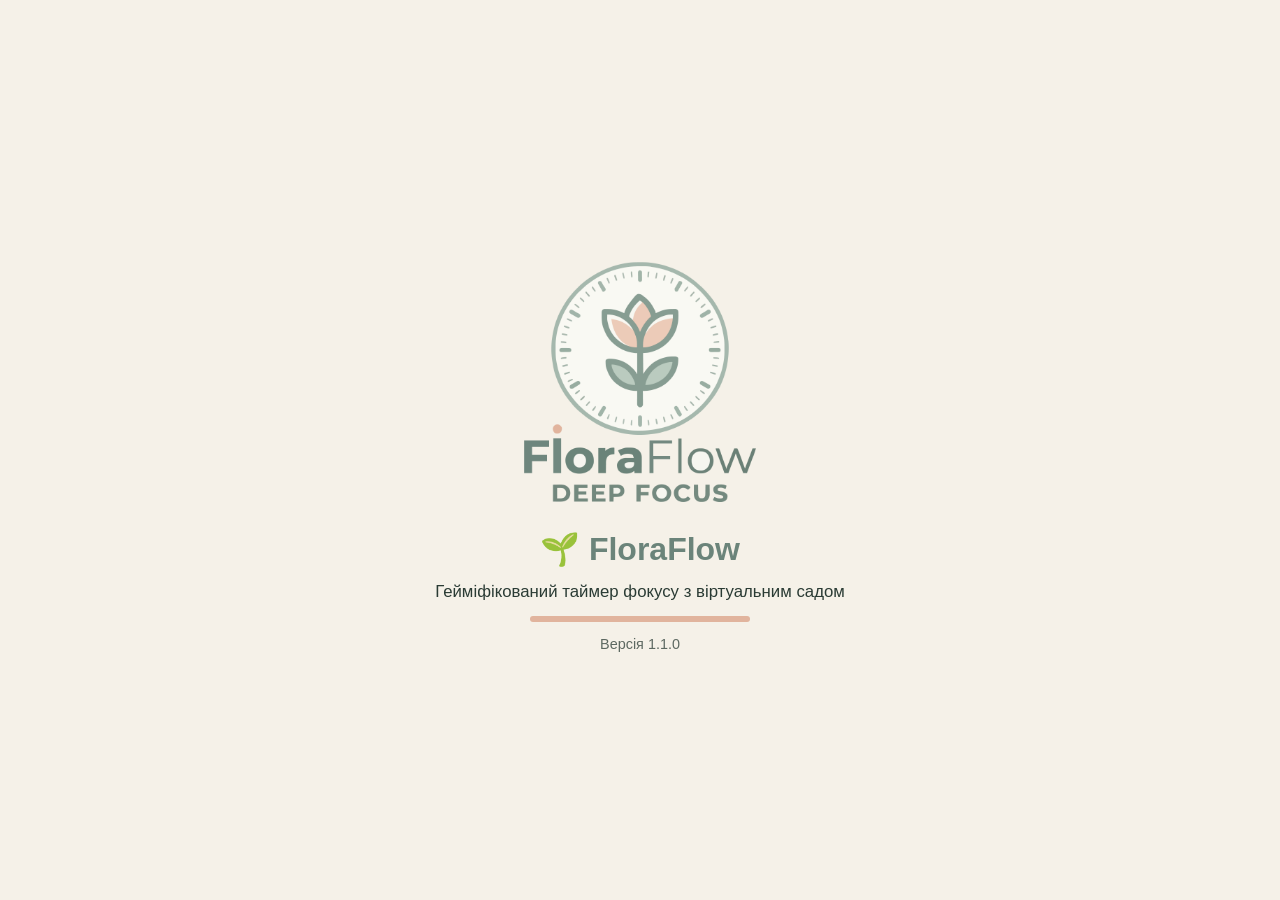
<file: index.html>
<!DOCTYPE html>
<html lang="uk">
<head>
    <meta charset="UTF-8">
    <meta name="viewport" content="width=device-width, initial-scale=1">
    <title>FloraFlow – Deep Focus</title>
    <link rel="icon" type="image/png" href="icon.png">
    <link rel="stylesheet" href="style.css">
</head>
<body>
    <!-- Заставка (/splash) -->
    <section id="splash" class="splash" aria-live="polite">
        <img src="logo.png" alt="FloraFlow Deep Focus" class="splash-logo">
        <div class="splash-fallback">🌱 FloraFlow</div>
        <p class="splash-sub">Гейміфікований таймер фокусу з віртуальним садом</p>
        <div class="progress" aria-hidden="true"><span></span></div>
        <p class="splash-ver">Версія 1.1.0</p>
    </section>

    <!-- Основний застосунок -->
    <div id="app" class="app hidden">
        <header class="bar">
            <div class="bar-left">
                <img src="icon.png" alt="" class="bar-icon">
                <span class="bar-title">FloraFlow</span>
            </div>
            <div class="bar-actions">
                <button id="theme-toggle" class="icon-btn" aria-label="Змінити тему" title="Змінити тему">🌙</button>
                <button id="nav-settings" class="icon-btn" aria-label="Налаштування" title="Налаштування">⚙️</button>
            </div>
        </header>

        <main class="content">
            <!-- 1. РОЗДІЛ «ФОКУС» (/home) -->
            <section id="view-home" class="view">
                <!-- Error State: Перервана сесія (REQ-UX-06/07) -->
                <div id="interrupted-state" class="card state-card error-box hidden">
                    <h3>Сесію було перервано</h3>
                    <p id="interrupted-text">Вкладку закрили, але прогрес збережено: лишилось 12:40</p>
                    <div class="state-actions">
                        <button id="btn-resume-interrupted" class="btn primary">Продовжити сесію</button>
                        <button id="btn-discard-interrupted" class="btn">Почати заново</button>
                    </div>
                    <p class="no-penalty">Рослина не втрачається і штрафу немає</p>
                </div>

                <!-- Основний хаб таймера -->
                <div id="focus-hub" class="card">
                    <div class="card-header">
                        <h2>Сесія фокусу</h2>
                        <div class="duration-pills" role="group" aria-label="Вибір тривалості сесії">
                            <button class="pill" data-min="15">15 хв</button>
                            <button class="pill active" data-min="25">25 хв</button>
                            <button class="pill" data-min="50">50 хв</button>
                        </div>
                    </div>
                    <p class="hint">Кожна завершена сесія поливає поточну рослину (4 етапи до квітки).</p>

                    <div class="focus">
                        <div class="plant" id="plant" aria-live="polite"></div>
                        <div class="timer-box">
                            <div id="time" class="time" role="timer">25:00</div>
                            <div class="btns">
                                <button id="start" class="btn primary">Почати</button>
                                <button id="reset" class="btn">Скинути</button>
                                <button id="demo" class="btn subtle" title="Завершити сесію одразу (для демонстрації)">+1 етап (демо)</button>
                            </div>
                        </div>
                    </div>
                    <p id="status" class="status">Етап росту: 0 / 4 · Стадія: насіння</p>
                </div>

                <!-- Екран завершення та росту рослини -->
                <div id="completion-card" class="card completion-card hidden">
                    <div id="completion-plant" class="plant-celebrate"></div>
                    <h3 id="completion-title">Сесію завершено!</h3>
                    <p id="completion-desc">Рослина отримала воду та підросла.</p>
                    <div class="state-actions">
                        <button id="btn-next-session" class="btn primary">Ще сесію</button>
                        <button id="btn-go-garden" class="btn">Переглянути сад</button>
                    </div>
                </div>
            </section>

            <!-- 2. РОЗДІЛ «САД» (/garden) -->
            <section id="view-garden" class="view hidden">
                <div class="card">
                    <div class="card-header">
                        <h2>Мій сад</h2>
                        <span id="garden-count" class="badge">0 рослин</span>
                    </div>

                    <!-- Empty State: Порожній сад -->
                    <div id="garden-empty" class="empty-state">
                        <div class="empty-sprout">🌱</div>
                        <h3>Тут ще порожньо</h3>
                        <p>Заверши першу сесію фокусу — і в саду почне рости твоя перша рослина.</p>
                        <button class="btn primary go-focus-btn">Почати сесію</button>
                    </div>

                    <!-- Сітка вирощених та активної рослин -->
                    <div id="garden-grid" class="garden-grid hidden"></div>
                </div>
            </section>

            <!-- 3. РОЗДІЛ «СТАТИСТИКА» (/stats) -->
            <section id="view-stats" class="view hidden">
                <div class="card">
                    <div class="card-header">
                        <h2>Тижнева статистика</h2>
                        <span id="stats-total" class="badge">0 хв за тиждень</span>
                    </div>
                    <p class="hint">Приватна статистика прогресу. Дані зберігаються лише на вашому пристрої.</p>

                    <!-- Empty State: Порожня статистика -->
                    <div id="stats-empty" class="empty-state">
                        <div class="empty-sprout">📊</div>
                        <h3>Даних ще немає</h3>
                        <p>Почни першу сесію, щоб побачити свій ритм фокусу протягом тижня.</p>
                        <button class="btn primary go-focus-btn">Почни першу сесію</button>
                    </div>

                    <!-- Графік хвилин фокусу по днях -->
                    <div id="stats-chart-wrap" class="chart-wrap hidden">
                        <div id="stats-bars" class="bars" aria-label="Графік хвилин фокусу за 7 днів"></div>
                    </div>
                </div>
            </section>

            <!-- 4. РОЗДІЛ «НАЛАШТУВАННЯ» (/settings) -->
            <section id="view-settings" class="view hidden">
                <div class="card">
                    <div class="card-header">
                        <h2>Налаштування</h2>
                        <button id="btn-close-settings" class="btn subtle">← Назад</button>
                    </div>

                    <div class="settings-list">
                        <div class="setting-item">
                            <div>
                                <strong>Тривалість за замовчуванням</strong>
                                <p class="setting-desc">Застосовується до кожної нової сесії</p>
                            </div>
                            <div class="duration-pills" id="settings-duration">
                                <button class="pill" data-min="15">15 хв</button>
                                <button class="pill active" data-min="25">25 хв</button>
                                <button class="pill" data-min="50">50 хв</button>
                            </div>
                        </div>

                        <div class="setting-item">
                            <div>
                                <strong>Звук сповіщень</strong>
                                <p class="setting-desc">М'який звуковий сигнал після завершення таймера</p>
                            </div>
                            <label class="switch">
                                <input type="checkbox" id="toggle-sound" checked>
                                <span class="slider"></span>
                            </label>
                        </div>

                        <div class="setting-item">
                            <div>
                                <strong>Системні сповіщення</strong>
                                <p class="setting-desc">Нагадування браузера про завершення сесії</p>
                            </div>
                            <label class="switch">
                                <input type="checkbox" id="toggle-notif">
                                <span class="slider"></span>
                            </label>
                        </div>

                        <!-- Error State: Сповіщення заблоковано -->
                        <div id="notif-error" class="error-box hidden">
                            <strong>Сповіщення заблоковано</strong>
                            <p>Браузер не дозволяє показувати сповіщення. Таймер працюватиме, але про кінець сесії не нагадає.</p>
                            <button id="btn-notif-help" class="btn">Як увімкнути</button>
                            <p id="notif-help-text" class="help-text hidden">
                                Натисніть на іконку замка 🔒 або налаштувань зліва від адреси сайту в браузері → знайдіть пункт «Сповіщення» → оберіть «Дозволити» та оновіть сторінку.
                            </p>
                        </div>
                    </div>
                </div>

                <!-- Підекрани 2 рівня: Про застосунок -->
                <div class="card about" id="about">
                    <h2>Про застосунок</h2>
                    <div class="about-row">
                        <img src="icon.png" alt="" class="about-icon">
                        <dl>
                            <dt>Назва</dt>
                            <dd>FloraFlow – Deep Focus</dd>
                            <dt>Версія</dt>
                            <dd>1.1.0 (Lab 3 IA & Flows)</dd>
                            <dt>Автор</dt>
                            <dd>Циганкова П. Д., гр. 621п</dd>
                            <dt>Рік</dt>
                            <dd>2026</dd>
                            <dt>Технології</dt>
                            <dd>HTML5, CSS3, JavaScript, SVG, LocalStorage</dd>
                        </dl>
                    </div>
                </div>
            </section>
        </main>

        <!-- Нижня панель вкладок (Tab Bar) -->
        <nav class="tab-bar" aria-label="Основна навігація">
            <button class="tab-btn active" data-tab="home">
                <span class="tab-icon">⏱️</span>
                <span>Фокус</span>
            </button>
            <button class="tab-btn" data-tab="garden">
                <span class="tab-icon">🌿</span>
                <span>Сад</span>
            </button>
            <button class="tab-btn" data-tab="stats">
                <span class="tab-icon">📈</span>
                <span>Статистика</span>
            </button>
        </nav>
    </div>

    <!-- Тост-підтвердження автозбереження -->
    <div id="toast" class="toast" role="status" aria-live="polite">Зміни збережено</div>

    <script src="app.js"></script>
</body>
</html>
</file>
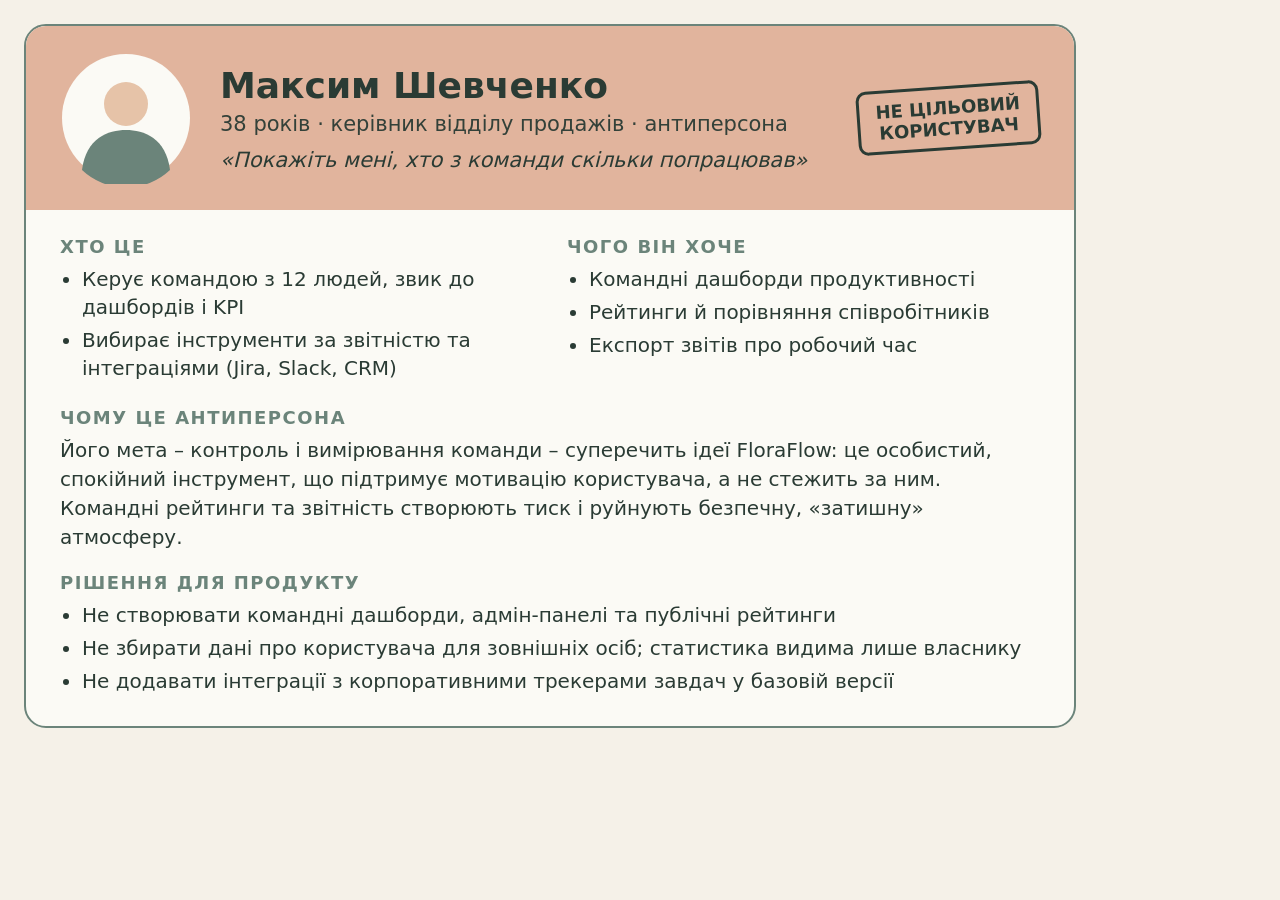
<file: src/anti.html>
<html><head><meta charset=utf-8><style>
*{box-sizing:border-box} body{margin:0;background:#F5F1E8;font-family:'DejaVu Sans',sans-serif;color:#2A3B34;width:1100px;padding:24px}
.card{background:#FBFAF5;border:2px solid #6B847A;border-radius:22px;overflow:hidden}
.top{display:flex;gap:28px;align-items:center;background:#2A3B34;color:#F5F1E8;padding:26px 34px}
.top h1{margin:0;font-size:36px} .top .role{font-size:21px;margin-top:6px;opacity:.95}
.quote{margin-top:12px;font-size:21px;font-style:italic;color:#E1B49D}
.body{display:grid;grid-template-columns:1fr 1fr;gap:20px 34px;padding:26px 34px}
h3{margin:0 0 8px;font-size:18px;letter-spacing:1.5px;text-transform:uppercase;color:#6B847A}
ul{margin:0;padding-left:22px;font-size:20px;line-height:1.4} li{margin-bottom:5px}
p{margin:0;font-size:20px;line-height:1.45}
.tags{grid-column:1/3;display:flex;gap:10px;flex-wrap:wrap} .tag{background:#BACBBF;border-radius:999px;padding:6px 16px;font-size:18px}
.wide{grid-column:1/3}

.top{background:#E1B49D;color:#2A3B34} .top .quote{color:#2A3B34} .stamp{margin-left:auto;border:3px solid #2A3B34;border-radius:10px;padding:8px 16px;font-weight:bold;font-size:18px;transform:rotate(-4deg);text-align:center}
</style></head><body><div class=card><div class=top><svg width="132" height="132" viewBox="0 0 132 132"><circle cx="66" cy="66" r="64" fill="#FBFAF5"/><circle cx="66" cy="52" r="22" fill="#E6C3A8"/><path d="M22 118 C26 86 48 78 66 78 C84 78 106 86 110 118 A64 64 0 0 1 22 118 Z" fill="#6B847A"/></svg><div><h1>Максим Шевченко</h1><div class=role>38 років · керівник відділу продажів · антиперсона</div><div class=quote>«Покажіть мені, хто з команди скільки попрацював»</div></div><div class=stamp>НЕ ЦІЛЬОВИЙ<br>КОРИСТУВАЧ</div></div>
<div class=body><div><h3>Хто це</h3><ul><li>Керує командою з 12 людей, звик до дашбордів і KPI</li><li>Вибирає інструменти за звітністю та інтеграціями (Jira, Slack, CRM)</li></ul></div>
<div><h3>Чого він хоче</h3><ul><li>Командні дашборди продуктивності</li><li>Рейтинги й порівняння співробітників</li><li>Експорт звітів про робочий час</li></ul></div>
<div class=wide><h3>Чому це антиперсона</h3><p>Його мета – контроль і вимірювання команди – суперечить ідеї FloraFlow: це особистий, спокійний інструмент, що підтримує мотивацію користувача, а не стежить за ним. Командні рейтинги та звітність створюють тиск і руйнують безпечну, «затишну» атмосферу.</p></div>
<div class=wide><h3>Рішення для продукту</h3><ul><li>Не створювати командні дашборди, адмін-панелі та публічні рейтинги</li><li>Не збирати дані про користувача для зовнішніх осіб; статистика видима лише власнику</li><li>Не додавати інтеграції з корпоративними трекерами завдач у базовій версії</li></ul></div></div></div></body></html>
</file>
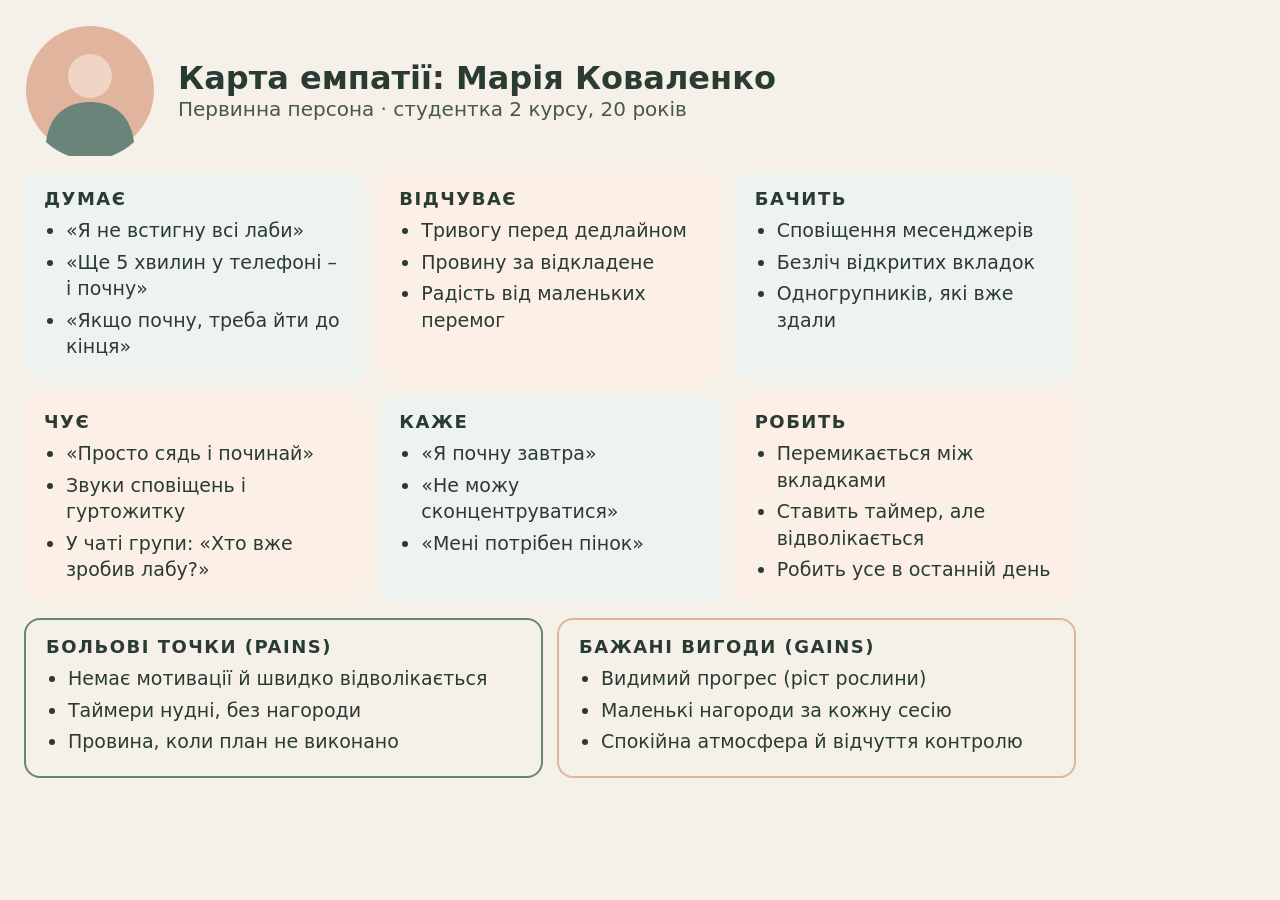
<file: src/empathy.html>
<html><head><meta charset=utf-8><style>
*{box-sizing:border-box} body{margin:0;background:#F5F1E8;font-family:'DejaVu Sans',sans-serif;color:#2A3B34;width:1100px;padding:24px}
.card{background:#FBFAF5;border:2px solid #6B847A;border-radius:22px;overflow:hidden}
.top{display:flex;gap:28px;align-items:center;background:#2A3B34;color:#F5F1E8;padding:26px 34px}
.top h1{margin:0;font-size:36px} .top .role{font-size:21px;margin-top:6px;opacity:.95}
.quote{margin-top:12px;font-size:21px;font-style:italic;color:#E1B49D}
.body{display:grid;grid-template-columns:1fr 1fr;gap:20px 34px;padding:26px 34px}
h3{margin:0 0 8px;font-size:18px;letter-spacing:1.5px;text-transform:uppercase;color:#6B847A}
ul{margin:0;padding-left:22px;font-size:20px;line-height:1.4} li{margin-bottom:5px}
p{margin:0;font-size:20px;line-height:1.45}
.tags{grid-column:1/3;display:flex;gap:10px;flex-wrap:wrap} .tag{background:#BACBBF;border-radius:999px;padding:6px 16px;font-size:18px}
.wide{grid-column:1/3}
 ul{font-size:19px}</style></head><body>
<div style="display:flex;align-items:center;gap:22px;margin-bottom:16px"><svg width="132" height="132" viewBox="0 0 132 132"><circle cx="66" cy="66" r="64" fill="#E1B49D"/><circle cx="66" cy="52" r="22" fill="#F0D5C4"/><path d="M22 118 C26 86 48 78 66 78 C84 78 106 86 110 118 A64 64 0 0 1 22 118 Z" fill="#6B847A"/></svg><div><div style="font-size:32px;font-weight:bold">Карта емпатії: Марія Коваленко</div><div style="font-size:20px;opacity:.85">Первинна персона · студентка 2 курсу, 20 років</div></div></div>
<div style="display:grid;grid-template-columns:1fr 1fr 1fr;gap:14px">
<div style="background:#EEF3F0;border-radius:16px;padding:16px 20px"><h3 style="color:#2A3B34">Думає</h3><ul><li>«Я не встигну всі лаби»</li><li>«Ще 5 хвилин у телефоні – і почну»</li><li>«Якщо почну, треба йти до кінця»</li></ul></div>
<div style="background:#FBEFE6;border-radius:16px;padding:16px 20px"><h3 style="color:#2A3B34">Відчуває</h3><ul><li>Тривогу перед дедлайном</li><li>Провину за відкладене</li><li>Радість від маленьких перемог</li></ul></div>
<div style="background:#EEF3F0;border-radius:16px;padding:16px 20px"><h3 style="color:#2A3B34">Бачить</h3><ul><li>Сповіщення месенджерів</li><li>Безліч відкритих вкладок</li><li>Одногрупників, які вже здали</li></ul></div>
<div style="background:#FBEFE6;border-radius:16px;padding:16px 20px"><h3 style="color:#2A3B34">Чує</h3><ul><li>«Просто сядь і починай»</li><li>Звуки сповіщень і гуртожитку</li><li>У чаті групи: «Хто вже зробив лабу?»</li></ul></div>
<div style="background:#EEF3F0;border-radius:16px;padding:16px 20px"><h3 style="color:#2A3B34">Каже</h3><ul><li>«Я почну завтра»</li><li>«Не можу сконцентруватися»</li><li>«Мені потрібен пінок»</li></ul></div>
<div style="background:#FBEFE6;border-radius:16px;padding:16px 20px"><h3 style="color:#2A3B34">Робить</h3><ul><li>Перемикається між вкладками</li><li>Ставить таймер, але відволікається</li><li>Робить усе в останній день</li></ul></div>
</div>
<div style="display:grid;grid-template-columns:1fr 1fr;gap:14px;margin-top:14px">
<div style="border:2px solid #6B847A;border-radius:16px;padding:16px 20px"><h3 style="color:#2A3B34">Больові точки (Pains)</h3><ul><li>Немає мотивації й швидко відволікається</li><li>Таймери нудні, без нагороди</li><li>Провина, коли план не виконано</li></ul></div>
<div style="border:2px solid #E1B49D;border-radius:16px;padding:16px 20px"><h3 style="color:#2A3B34">Бажані вигоди (Gains)</h3><ul><li>Видимий прогрес (ріст рослини)</li><li>Маленькі нагороди за кожну сесію</li><li>Спокійна атмосфера й відчуття контролю</li></ul></div>
</div></body></html>
</file>
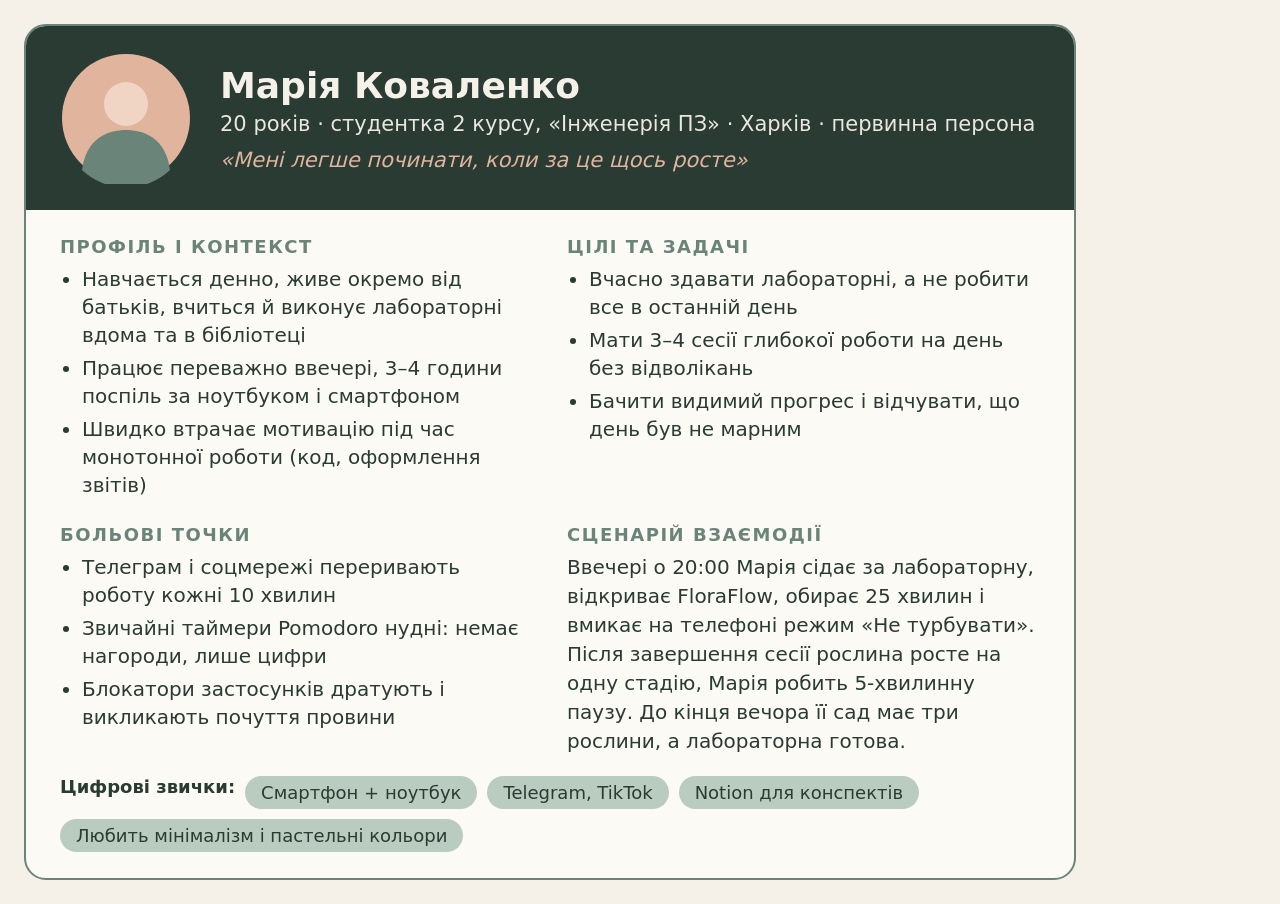
<file: src/persona1.html>
<html><head><meta charset=utf-8><style>
*{box-sizing:border-box} body{margin:0;background:#F5F1E8;font-family:'DejaVu Sans',sans-serif;color:#2A3B34;width:1100px;padding:24px}
.card{background:#FBFAF5;border:2px solid #6B847A;border-radius:22px;overflow:hidden}
.top{display:flex;gap:28px;align-items:center;background:#2A3B34;color:#F5F1E8;padding:26px 34px}
.top h1{margin:0;font-size:36px} .top .role{font-size:21px;margin-top:6px;opacity:.95}
.quote{margin-top:12px;font-size:21px;font-style:italic;color:#E1B49D}
.body{display:grid;grid-template-columns:1fr 1fr;gap:20px 34px;padding:26px 34px}
h3{margin:0 0 8px;font-size:18px;letter-spacing:1.5px;text-transform:uppercase;color:#6B847A}
ul{margin:0;padding-left:22px;font-size:20px;line-height:1.4} li{margin-bottom:5px}
p{margin:0;font-size:20px;line-height:1.45}
.tags{grid-column:1/3;display:flex;gap:10px;flex-wrap:wrap} .tag{background:#BACBBF;border-radius:999px;padding:6px 16px;font-size:18px}
.wide{grid-column:1/3}
</style></head><body><div class=card><div class=top><svg width="132" height="132" viewBox="0 0 132 132"><circle cx="66" cy="66" r="64" fill="#E1B49D"/><circle cx="66" cy="52" r="22" fill="#F0D5C4"/><path d="M22 118 C26 86 48 78 66 78 C84 78 106 86 110 118 A64 64 0 0 1 22 118 Z" fill="#6B847A"/></svg><div><h1>Марія Коваленко</h1><div class=role>20 років · студентка 2 курсу, «Інженерія ПЗ» · Харків · первинна персона</div><div class=quote>«Мені легше починати, коли за це щось росте»</div></div></div>
    <div class=body><div><h3>Профіль і контекст</h3><ul><li>Навчається денно, живе окремо від батьків, вчиться й виконує лабораторні вдома та в бібліотеці</li><li>Працює переважно ввечері, 3–4 години поспіль за ноутбуком і смартфоном</li><li>Швидко втрачає мотивацію під час монотонної роботи (код, оформлення звітів)</li></ul></div><div><h3>Цілі та задачі</h3><ul><li>Вчасно здавати лабораторні, а не робити все в останній день</li><li>Мати 3–4 сесії глибокої роботи на день без відволікань</li><li>Бачити видимий прогрес і відчувати, що день був не марним</li></ul></div>
    <div><h3>Больові точки</h3><ul><li>Телеграм і соцмережі переривають роботу кожні 10 хвилин</li><li>Звичайні таймери Pomodoro нудні: немає нагороди, лише цифри</li><li>Блокатори застосунків дратують і викликають почуття провини</li></ul></div><div><h3>Сценарій взаємодії</h3><p>Ввечері о 20:00 Марія сідає за лабораторну, відкриває FloraFlow, обирає 25 хвилин і вмикає на телефоні режим «Не турбувати». Після завершення сесії рослина росте на одну стадію, Марія робить 5-хвилинну паузу. До кінця вечора її сад має три рослини, а лабораторна готова.</p></div>
    <div class=tags><b style="font-size:18px">Цифрові звички:</b><span class=tag>Смартфон + ноутбук</span><span class=tag>Telegram, TikTok</span><span class=tag>Notion для конспектів</span><span class=tag>Любить мінімалізм і пастельні кольори</span></div></div></div></body></html>
</file>
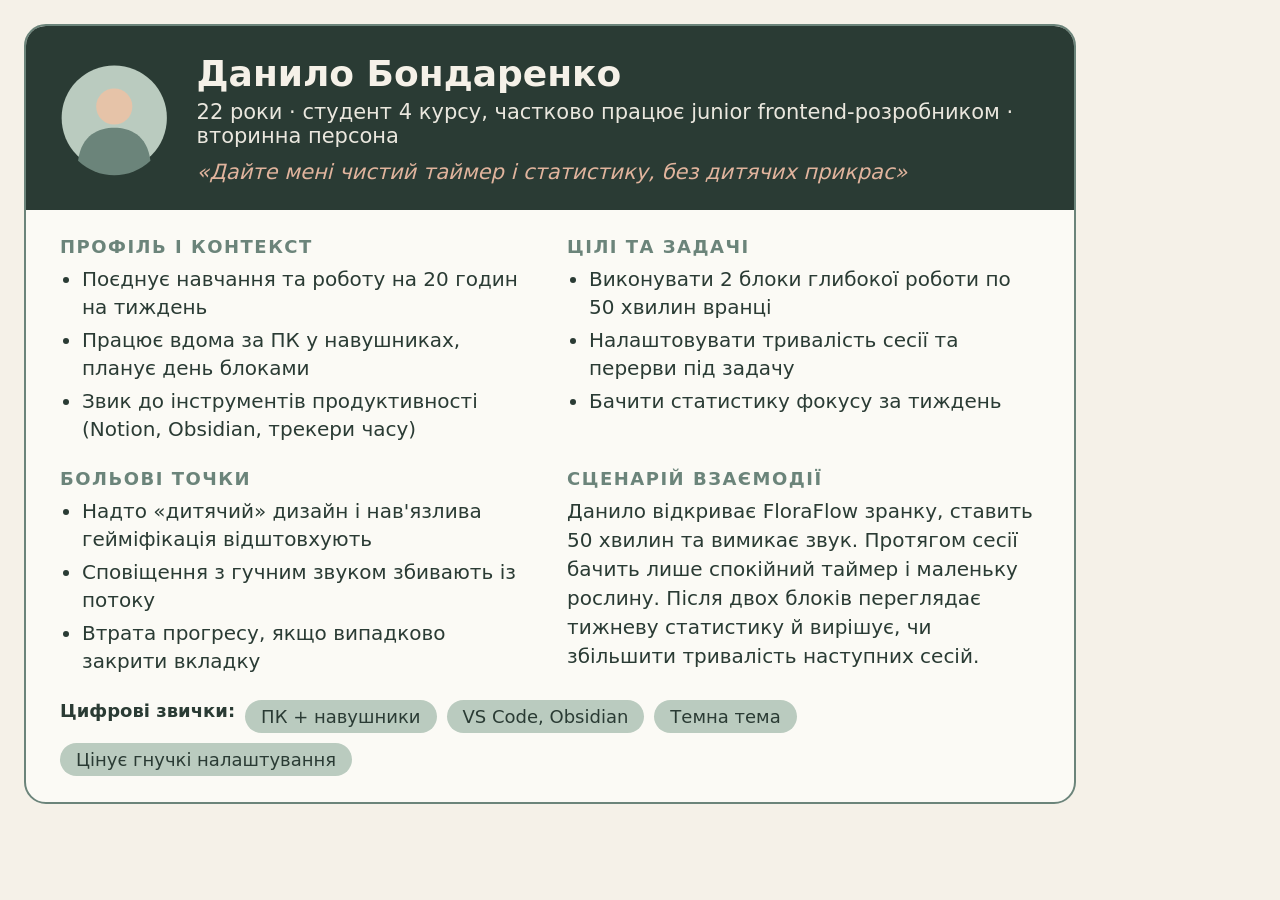
<file: src/persona2.html>
<html><head><meta charset=utf-8><style>
*{box-sizing:border-box} body{margin:0;background:#F5F1E8;font-family:'DejaVu Sans',sans-serif;color:#2A3B34;width:1100px;padding:24px}
.card{background:#FBFAF5;border:2px solid #6B847A;border-radius:22px;overflow:hidden}
.top{display:flex;gap:28px;align-items:center;background:#2A3B34;color:#F5F1E8;padding:26px 34px}
.top h1{margin:0;font-size:36px} .top .role{font-size:21px;margin-top:6px;opacity:.95}
.quote{margin-top:12px;font-size:21px;font-style:italic;color:#E1B49D}
.body{display:grid;grid-template-columns:1fr 1fr;gap:20px 34px;padding:26px 34px}
h3{margin:0 0 8px;font-size:18px;letter-spacing:1.5px;text-transform:uppercase;color:#6B847A}
ul{margin:0;padding-left:22px;font-size:20px;line-height:1.4} li{margin-bottom:5px}
p{margin:0;font-size:20px;line-height:1.45}
.tags{grid-column:1/3;display:flex;gap:10px;flex-wrap:wrap} .tag{background:#BACBBF;border-radius:999px;padding:6px 16px;font-size:18px}
.wide{grid-column:1/3}
</style></head><body><div class=card><div class=top><svg width="132" height="132" viewBox="0 0 132 132"><circle cx="66" cy="66" r="64" fill="#BACBBF"/><circle cx="66" cy="52" r="22" fill="#E6C3A8"/><path d="M22 118 C26 86 48 78 66 78 C84 78 106 86 110 118 A64 64 0 0 1 22 118 Z" fill="#6B847A"/></svg><div><h1>Данило Бондаренко</h1><div class=role>22 роки · студент 4 курсу, частково працює junior frontend-розробником · вторинна персона</div><div class=quote>«Дайте мені чистий таймер і статистику, без дитячих прикрас»</div></div></div>
    <div class=body><div><h3>Профіль і контекст</h3><ul><li>Поєднує навчання та роботу на 20 годин на тиждень</li><li>Працює вдома за ПК у навушниках, планує день блоками</li><li>Звик до інструментів продуктивності (Notion, Obsidian, трекери часу)</li></ul></div><div><h3>Цілі та задачі</h3><ul><li>Виконувати 2 блоки глибокої роботи по 50 хвилин вранці</li><li>Налаштовувати тривалість сесії та перерви під задачу</li><li>Бачити статистику фокусу за тиждень</li></ul></div>
    <div><h3>Больові точки</h3><ul><li>Надто «дитячий» дизайн і нав&#x27;язлива гейміфікація відштовхують</li><li>Сповіщення з гучним звуком збивають із потоку</li><li>Втрата прогресу, якщо випадково закрити вкладку</li></ul></div><div><h3>Сценарій взаємодії</h3><p>Данило відкриває FloraFlow зранку, ставить 50 хвилин та вимикає звук. Протягом сесії бачить лише спокійний таймер і маленьку рослину. Після двох блоків переглядає тижневу статистику й вирішує, чи збільшити тривалість наступних сесій.</p></div>
    <div class=tags><b style="font-size:18px">Цифрові звички:</b><span class=tag>ПК + навушники</span><span class=tag>VS Code, Obsidian</span><span class=tag>Темна тема</span><span class=tag>Цінує гнучкі налаштування</span></div></div></div></body></html>
</file>
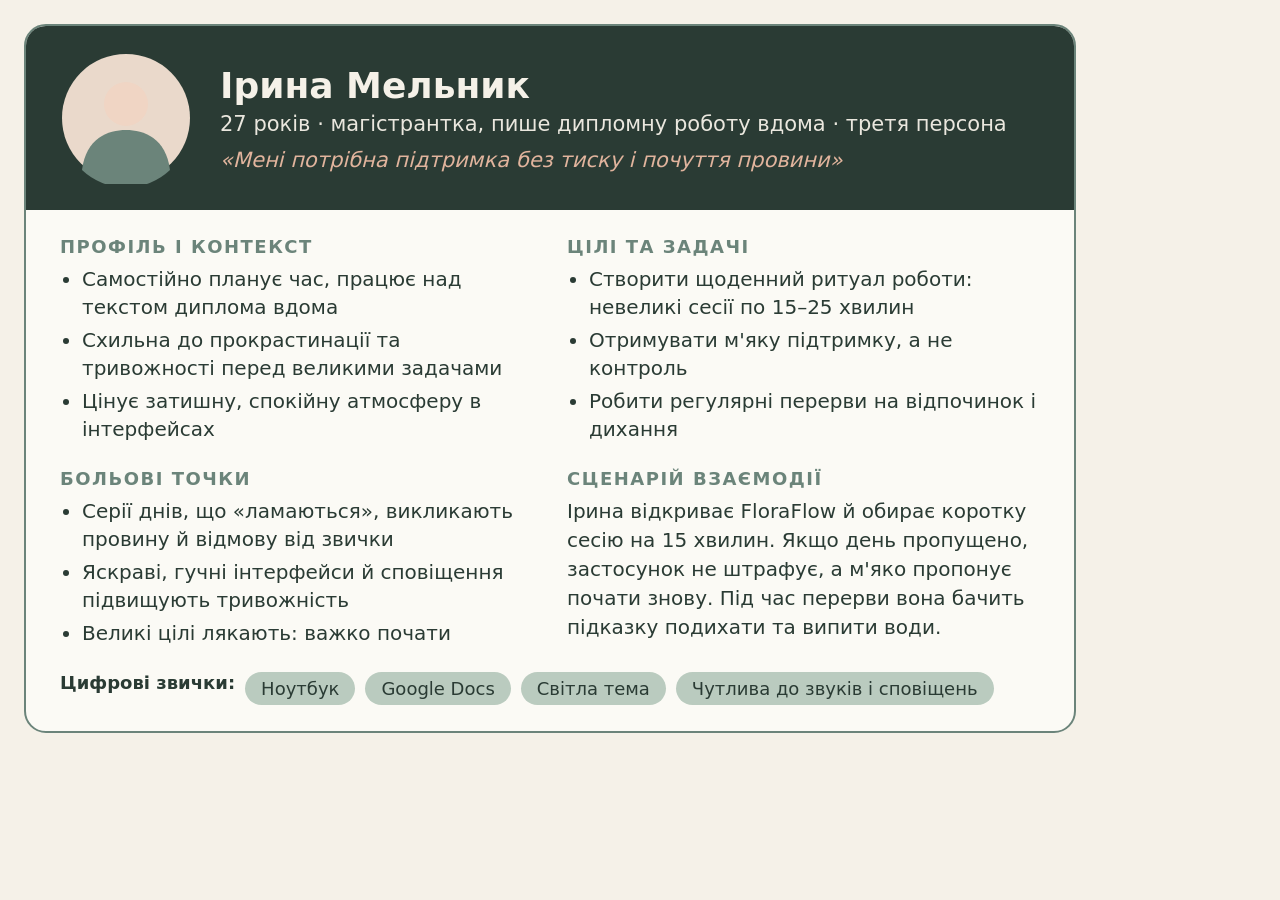
<file: src/persona3.html>
<html><head><meta charset=utf-8><style>
*{box-sizing:border-box} body{margin:0;background:#F5F1E8;font-family:'DejaVu Sans',sans-serif;color:#2A3B34;width:1100px;padding:24px}
.card{background:#FBFAF5;border:2px solid #6B847A;border-radius:22px;overflow:hidden}
.top{display:flex;gap:28px;align-items:center;background:#2A3B34;color:#F5F1E8;padding:26px 34px}
.top h1{margin:0;font-size:36px} .top .role{font-size:21px;margin-top:6px;opacity:.95}
.quote{margin-top:12px;font-size:21px;font-style:italic;color:#E1B49D}
.body{display:grid;grid-template-columns:1fr 1fr;gap:20px 34px;padding:26px 34px}
h3{margin:0 0 8px;font-size:18px;letter-spacing:1.5px;text-transform:uppercase;color:#6B847A}
ul{margin:0;padding-left:22px;font-size:20px;line-height:1.4} li{margin-bottom:5px}
p{margin:0;font-size:20px;line-height:1.45}
.tags{grid-column:1/3;display:flex;gap:10px;flex-wrap:wrap} .tag{background:#BACBBF;border-radius:999px;padding:6px 16px;font-size:18px}
.wide{grid-column:1/3}
</style></head><body><div class=card><div class=top><svg width="132" height="132" viewBox="0 0 132 132"><circle cx="66" cy="66" r="64" fill="#EAD9CB"/><circle cx="66" cy="52" r="22" fill="#F0D5C4"/><path d="M22 118 C26 86 48 78 66 78 C84 78 106 86 110 118 A64 64 0 0 1 22 118 Z" fill="#6B847A"/></svg><div><h1>Ірина Мельник</h1><div class=role>27 років · магістрантка, пише дипломну роботу вдома · третя персона</div><div class=quote>«Мені потрібна підтримка без тиску і почуття провини»</div></div></div>
    <div class=body><div><h3>Профіль і контекст</h3><ul><li>Самостійно планує час, працює над текстом диплома вдома</li><li>Схильна до прокрастинації та тривожності перед великими задачами</li><li>Цінує затишну, спокійну атмосферу в інтерфейсах</li></ul></div><div><h3>Цілі та задачі</h3><ul><li>Створити щоденний ритуал роботи: невеликі сесії по 15–25 хвилин</li><li>Отримувати м&#x27;яку підтримку, а не контроль</li><li>Робити регулярні перерви на відпочинок і дихання</li></ul></div>
    <div><h3>Больові точки</h3><ul><li>Серії днів, що «ламаються», викликають провину й відмову від звички</li><li>Яскраві, гучні інтерфейси й сповіщення підвищують тривожність</li><li>Великі цілі лякають: важко почати</li></ul></div><div><h3>Сценарій взаємодії</h3><p>Ірина відкриває FloraFlow й обирає коротку сесію на 15 хвилин. Якщо день пропущено, застосунок не штрафує, а м&#x27;яко пропонує почати знову. Під час перерви вона бачить підказку подихати та випити води.</p></div>
    <div class=tags><b style="font-size:18px">Цифрові звички:</b><span class=tag>Ноутбук</span><span class=tag>Google Docs</span><span class=tag>Світла тема</span><span class=tag>Чутлива до звуків і сповіщень</span></div></div></div></body></html>
</file>
<file: style.css>
:root {
    --main: #6B847A;
    --accent: #E1B49D;
    --error: #C85A48;
    --error-bg: #FDF3F1;
    --bg: #F5F1E8;
    --text: #2A3B34;
    --card: #FBFAF5;
    --line: #D9D9CC;
    --leaf: #BACBBF;
    --petal: #ECCBB8;
}

@media (prefers-color-scheme: dark) {
    :root:not(.light) {
        --bg: #1E2A25;
        --text: #F5F1E8;
        --card: #263630;
        --line: #3C4F47;
        --main: #A5B8AD;
        --error-bg: #3A2522;
    }
}

html.dark {
    --bg: #1E2A25;
    --text: #F5F1E8;
    --card: #263630;
    --line: #3C4F47;
    --main: #A5B8AD;
    --error-bg: #3A2522;
}

* {
    box-sizing: border-box;
}

body {
    margin: 0;
    font-family: "Segoe UI", Roboto, Arial, sans-serif;
    background: var(--bg);
    color: var(--text);
    transition: background 0.3s, color 0.3s;
    padding-bottom: 96px;
}

.hidden {
    display: none !important;
}

/* Заставка (/splash) */
.splash {
    position: fixed;
    inset: 0;
    z-index: 100;
    display: flex;
    flex-direction: column;
    align-items: center;
    justify-content: center;
    gap: 14px;
    background: var(--bg);
    transition: opacity .5s ease;
}

    .splash.fade {
        opacity: 0;
    }

.splash-logo {
    width: min(260px, 60vw);
    animation: pop .8s ease both;
    border-radius: 24px;
}

.splash-fallback {
    font-size: 2rem;
    font-weight: 700;
    color: var(--main);
}

.splash-sub {
    margin: 0;
    font-size: 1.05rem;
    text-align: center;
    padding: 0 16px;
}

.splash-ver {
    margin: 0;
    font-size: .9rem;
    opacity: .75;
}

.progress {
    width: 220px;
    height: 6px;
    border-radius: 3px;
    background: var(--line);
    overflow: hidden;
}

    .progress span {
        display: block;
        height: 100%;
        width: 0;
        background: var(--accent);
        animation: load 1.6s linear forwards;
    }

@keyframes load {
    to {
        width: 100%;
    }
}

@keyframes pop {
    from {
        opacity: 0;
        transform: scale(.92);
    }

    to {
        opacity: 1;
        transform: none;
    }
}

/* Шапка */
.bar {
    background: var(--card);
    border-bottom: 3px solid var(--accent);
    padding: 10px 24px;
    display: flex;
    align-items: center;
    justify-content: space-between;
    position: sticky;
    top: 0;
    z-index: 20;
}

.bar-left {
    display: flex;
    align-items: center;
    gap: 10px;
}

.bar-icon {
    height: 38px;
    width: 38px;
    display: block;
}

.bar-title {
    font-size: 1.25rem;
    font-weight: 700;
    letter-spacing: 0.3px;
}

.bar-actions {
    display: flex;
    gap: 8px;
    align-items: center;
}

/* Кнопки-іконки в шапці (Місяць / Налаштування) */
.icon-btn {
    appearance: none;
    background: var(--bg);
    border: 1px solid var(--line);
    color: var(--text);
    border-radius: 12px;
    width: 40px;
    height: 40px;
    display: inline-flex;
    align-items: center;
    justify-content: center;
    font-size: 1.15rem;
    cursor: pointer;
    transition: background 0.2s, border-color 0.2s, transform 0.1s;
}

    .icon-btn:hover {
        border-color: var(--main);
        background: var(--card);
    }

    .icon-btn.active {
        background: var(--main);
        color: #fff;
        border-color: var(--main);
    }

    .icon-btn:active {
        transform: scale(0.95);
    }

/* Основний контейнер та картки */
.content {
    max-width: 720px;
    margin: 24px auto;
    padding: 0 16px;
    display: grid;
    gap: 20px;
}

.card {
    background: var(--card);
    border: 1px solid var(--line);
    border-radius: 16px;
    padding: 22px 24px;
}

.card-header {
    display: flex;
    align-items: center;
    justify-content: space-between;
    flex-wrap: wrap;
    gap: 12px;
    margin-bottom: 10px;
}

h2 {
    margin: 0;
    font-size: 1.25rem;
}

h3 {
    margin: 0 0 8px;
    font-size: 1.15rem;
}

.hint {
    margin: 0 0 16px;
    opacity: .8;
    font-size: 0.95rem;
}

.badge {
    background: var(--bg);
    border: 1px solid var(--line);
    padding: 5px 12px;
    border-radius: 99px;
    font-size: 0.85rem;
    font-weight: 600;
}

/* Пігулки вибору тривалості (15 / 25 / 50 хв) */
.duration-pills {
    display: flex;
    gap: 6px;
    flex-wrap: wrap;
}

.pill {
    appearance: none;
    font: inherit;
    font-size: 0.88rem;
    font-weight: 500;
    padding: 6px 14px;
    border-radius: 99px;
    border: 1px solid var(--line);
    background: var(--bg);
    color: var(--text);
    cursor: pointer;
    transition: all 0.2s ease;
}

    .pill:hover:not(:disabled) {
        border-color: var(--main);
    }

    .pill.active {
        background: var(--main);
        color: var(--card);
        border-color: var(--main);
        font-weight: 600;
    }

    .pill:disabled {
        opacity: 0.5;
        cursor: not-allowed;
    }

/* Основні кнопки дій */
.btn {
    appearance: none;
    font: inherit;
    padding: 9px 18px;
    border-radius: 11px;
    border: 1px solid var(--main);
    background: transparent;
    color: var(--text);
    cursor: pointer;
    transition: background 0.2s, border-color 0.2s, transform 0.1s;
}

    .btn:hover {
        background: var(--bg);
    }

    .btn:active {
        transform: scale(0.98);
    }

    .btn.primary {
        background: var(--text);
        color: var(--bg);
        border-color: var(--text);
        font-weight: 600;
    }

        .btn.primary:hover {
            opacity: 0.92;
            background: var(--text);
        }

    .btn.subtle {
        border-color: var(--line);
        opacity: 0.85;
        font-size: 0.9rem;
    }

    .btn:focus-visible,
    .pill:focus-visible,
    .icon-btn:focus-visible,
    .tab-btn:focus-visible {
        outline: 3px solid var(--accent);
        outline-offset: 2px;
    }

/* Хаб фокусу */
.focus {
    display: flex;
    gap: 28px;
    align-items: center;
    flex-wrap: wrap;
}

.plant {
    width: 150px;
    height: 190px;
    flex: none;
    background: var(--bg);
    border: 1px solid var(--line);
    border-radius: 14px;
    padding: 8px;
}

    .plant svg {
        width: 100%;
        height: 100%;
        display: block;
    }

.timer-box {
    flex: 1;
    min-width: 220px;
}

.time {
    font-size: 3.5rem;
    font-weight: 700;
    letter-spacing: 2px;
    font-variant-numeric: tabular-nums;
}

.btns {
    display: flex;
    gap: 8px;
    flex-wrap: wrap;
    margin-top: 12px;
}

.status {
    margin: 16px 0 0;
    font-weight: 600;
    font-size: 0.95rem;
}

    .status.ok {
        color: var(--main);
    }

/* Екран завершення сесії */
.completion-card {
    text-align: center;
    padding: 28px 24px;
}

.plant-celebrate {
    width: 130px;
    height: 160px;
    margin: 0 auto 12px;
    animation: pop 0.5s ease;
}

    .plant-celebrate svg {
        width: 100%;
        height: 100%;
        display: block;
    }

.state-actions {
    display: flex;
    gap: 10px;
    justify-content: center;
    flex-wrap: wrap;
    margin-top: 16px;
}

/* Empty та Error States */
.empty-state {
    text-align: center;
    padding: 32px 16px;
    border: 2px dashed var(--line);
    border-radius: 14px;
    margin-top: 8px;
}

.empty-sprout {
    font-size: 2.5rem;
    margin-bottom: 8px;
}

.empty-state p {
    max-width: 380px;
    margin: 0 auto 18px;
    opacity: 0.85;
}

.error-box {
    background: var(--error-bg);
    border: 1.5px solid var(--error);
    border-radius: 14px;
    padding: 16px 20px;
}

    .error-box h3,
    .error-box strong {
        color: var(--error);
    }

.no-penalty {
    font-size: 0.85rem;
    opacity: 0.8;
    margin: 12px 0 0;
    text-align: center;
}

.help-text {
    margin-top: 10px;
    font-size: 0.9rem;
    padding-top: 10px;
    border-top: 1px solid var(--line);
}

/* Сітка та зменшені картки рослин у розділі «Сад» */
.garden-grid {
    display: grid;
    grid-template-columns: repeat(auto-fill, minmax(145px, 1fr));
    gap: 14px;
    margin-top: 14px;
}

.garden-item {
    background: var(--bg);
    border: 1px solid var(--line);
    border-radius: 14px;
    padding: 12px 10px;
    text-align: center;
    display: flex;
    flex-direction: column;
    align-items: center;
}

    .garden-item.active-plant {
        border: 2px solid var(--accent);
    }

    .garden-item svg {
        width: 88px;
        height: 112px;
        display: block;
        margin: 0 auto;
    }

.garden-item-title {
    font-weight: 600;
    font-size: 0.92rem;
    margin-top: 8px;
}

.garden-item-sub {
    font-size: 0.8rem;
    opacity: 0.75;
    margin-top: 2px;
}

/* Графік тижневої статистики */
.chart-wrap {
    margin-top: 16px;
}

.bars {
    display: grid;
    grid-template-columns: repeat(7, 1fr);
    gap: 10px;
    align-items: end;
    height: 180px;
    padding: 16px 8px 0;
    background: var(--bg);
    border-radius: 14px;
    border: 1px solid var(--line);
}

.bar-col {
    display: flex;
    flex-direction: column;
    align-items: center;
    height: 100%;
    justify-content: flex-end;
    gap: 6px;
    padding-bottom: 10px;
}

.bar-val {
    font-size: 0.75rem;
    font-weight: 600;
    opacity: 0.85;
}

.bar-fill {
    width: 65%;
    max-width: 36px;
    background: var(--main);
    border-radius: 6px 6px 2px 2px;
    min-height: 4px;
    transition: height 0.4s ease;
}

.bar-col.today .bar-fill {
    background: var(--accent);
}

.bar-day {
    font-size: 0.85rem;
    font-weight: 600;
}

/* Налаштування та перемикачі */
.settings-list {
    display: grid;
    gap: 16px;
}

.setting-item {
    display: flex;
    align-items: center;
    justify-content: space-between;
    gap: 16px;
    padding-bottom: 14px;
    border-bottom: 1px solid var(--line);
}

    .setting-item:last-of-type {
        border-bottom: none;
        padding-bottom: 0;
    }

.setting-desc {
    margin: 4px 0 0;
    font-size: 0.85rem;
    opacity: 0.75;
}

.switch {
    position: relative;
    display: inline-block;
    width: 48px;
    height: 26px;
    flex: none;
}

    .switch input {
        opacity: 0;
        width: 0;
        height: 0;
    }

.slider {
    position: absolute;
    cursor: pointer;
    inset: 0;
    background-color: var(--line);
    transition: .3s;
    border-radius: 26px;
}

    .slider:before {
        position: absolute;
        content: "";
        height: 20px;
        width: 20px;
        left: 3px;
        bottom: 3px;
        background-color: var(--card);
        transition: .3s;
        border-radius: 50%;
    }

input:checked + .slider {
    background-color: var(--main);
}

    input:checked + .slider:before {
        transform: translateX(22px);
    }

/* Про застосунок */
.about-row {
    display: flex;
    gap: 20px;
    align-items: center;
    flex-wrap: wrap;
}

.about-icon {
    width: 72px;
    height: 72px;
    flex: none;
}

dl {
    margin: 0;
    display: grid;
    grid-template-columns: max-content 1fr;
    gap: 6px 16px;
    font-size: 0.95rem;
}

dt {
    opacity: .75;
}

dd {
    margin: 0;
    font-weight: 600;
}

/* Нижня панель вкладок (Tab Bar) */
.tab-bar {
    position: fixed;
    bottom: 16px;
    left: 50%;
    transform: translateX(-50%);
    width: min(460px, calc(100% - 32px));
    background: var(--card);
    border: 1.5px solid var(--line);
    border-radius: 20px;
    box-shadow: 0 8px 24px rgba(42, 59, 52, 0.08);
    display: grid;
    grid-template-columns: repeat(3, 1fr);
    gap: 6px;
    padding: 6px;
    z-index: 30;
}

.tab-btn {
    appearance: none;
    background: transparent;
    border: 1px solid transparent;
    border-radius: 14px;
    color: var(--text);
    opacity: 0.72;
    display: flex;
    flex-direction: column;
    align-items: center;
    justify-content: center;
    gap: 3px;
    padding: 8px 10px;
    font: inherit;
    font-size: 0.85rem;
    font-weight: 600;
    cursor: pointer;
    transition: background 0.2s ease, border-color 0.2s ease, opacity 0.2s ease, transform 0.1s ease;
}

    .tab-btn:hover {
        opacity: 1;
        background: var(--bg);
    }

    .tab-btn:active {
        transform: scale(0.97);
    }

    .tab-btn.active {
        opacity: 1;
        background: var(--main);
        color: var(--card);
        border-color: var(--main);
    }

.tab-icon {
    font-size: 1.2rem;
    line-height: 1;
}

/* Тост-підтвердження автозбереження */
.toast {
    position: fixed;
    bottom: 92px;
    left: 50%;
    transform: translateX(-50%) translateY(16px);
    background: var(--text);
    color: var(--bg);
    padding: 10px 18px;
    border-radius: 99px;
    font-size: 0.9rem;
    font-weight: 600;
    opacity: 0;
    pointer-events: none;
    transition: opacity 0.25s ease, transform 0.25s ease;
    z-index: 50;
}

.toast.show {
        opacity: 1;
        transform: translateX(-50%) translateY(0);
}
</file>
